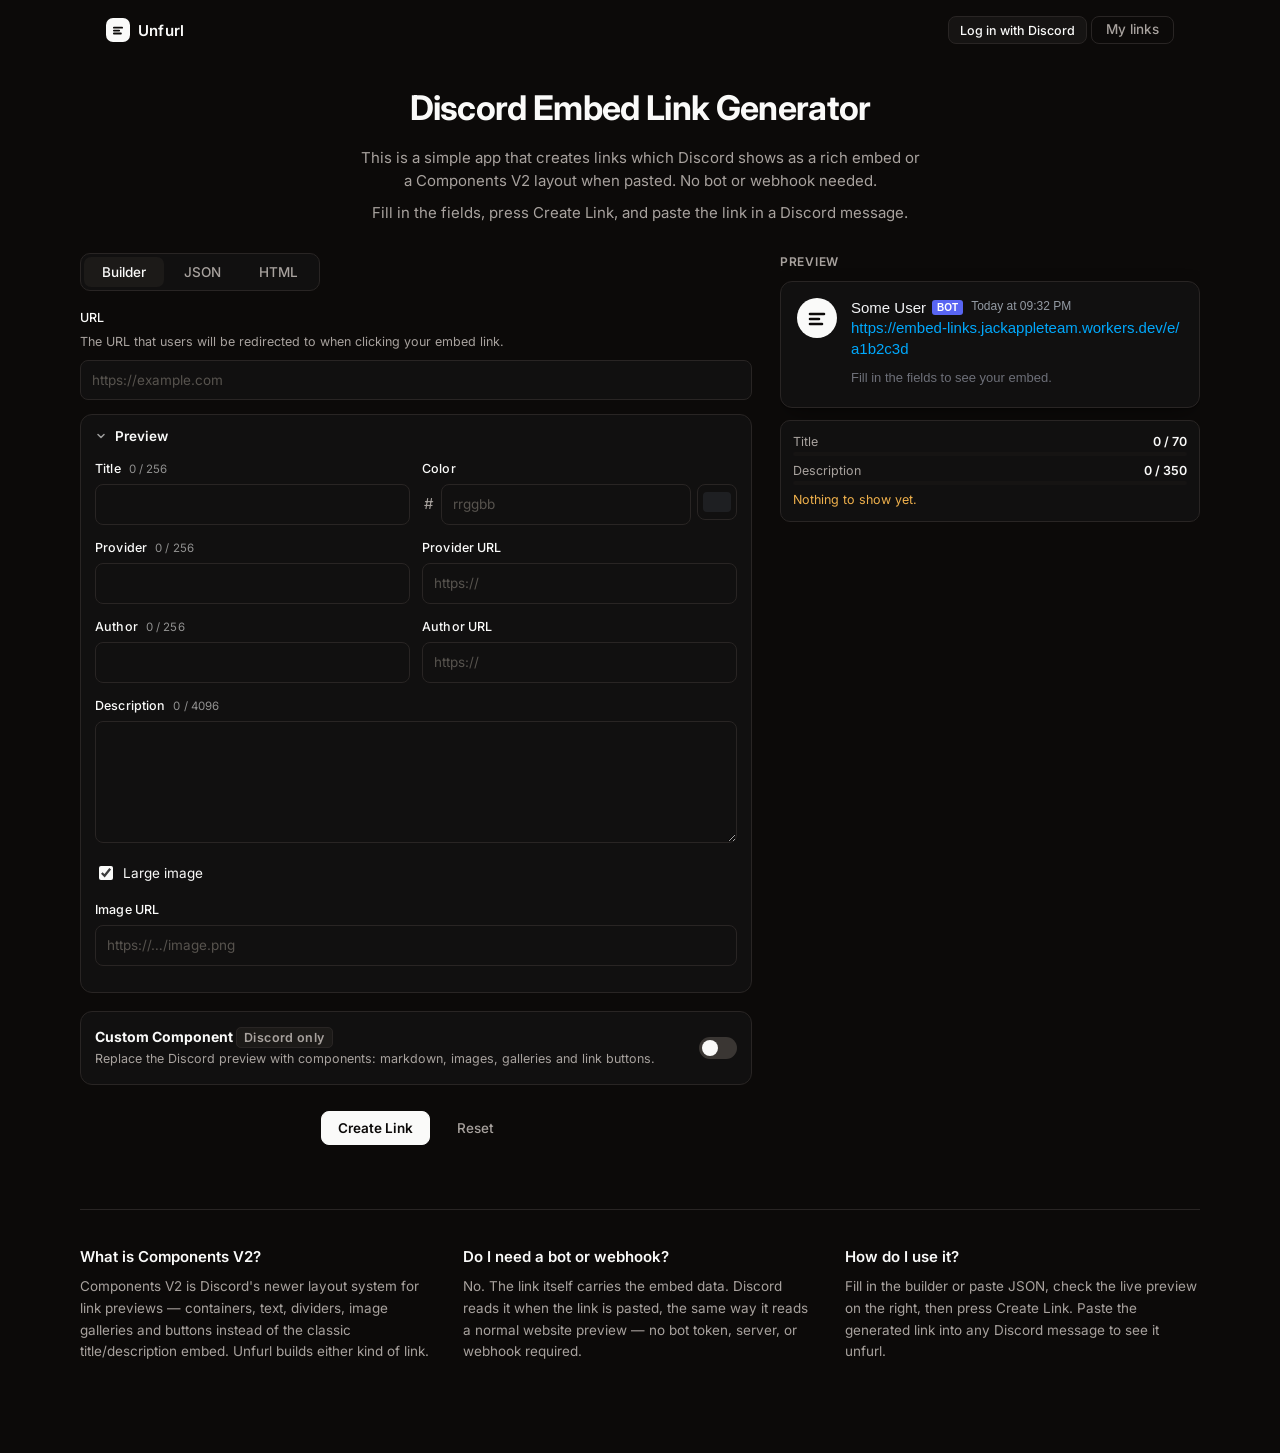
<file: index.html>
<!DOCTYPE html>
<html lang="en">
<head>
<meta charset="utf-8">
<meta name="viewport" content="width=device-width, initial-scale=1">
<title>Unfurl — Discord Embed Link Generator (Components V2)</title>
<meta name="description" content="Create links that Discord unfurls into rich embeds or Components V2 layouts. No bot, no webhook, no account — just a builder, a JSON editor, and a live preview.">
<meta name="keywords" content="discord embed generator, discord link preview, discord components v2, discord embed link, discord og tags, discord rich embed, unfurl link discord">
<meta name="author" content="Jack">
<meta name="robots" content="index, follow">
<link rel="canonical" href="https://jackappleteam.github.io/embed-links/">
<meta name="theme-color" content="#fafaf9">
<meta property="og:type" content="website">
<meta property="og:url" content="https://jackappleteam.github.io/embed-links/">
<meta property="og:title" content="Unfurl — Discord Embed Link Generator">
<meta property="og:description" content="Create links that Discord unfurls into rich embeds or Components V2 layouts. No bot, no webhook needed.">
<meta property="og:site_name" content="Unfurl">
<meta property="og:image" content="https://jackappleteam.github.io/embed-links/assets/banner.png">
<meta name="twitter:card" content="summary_large_image">
<meta name="twitter:title" content="Unfurl — Discord Embed Link Generator">
<meta name="twitter:description" content="Create links that Discord unfurls into rich embeds or Components V2 layouts. No bot, no webhook needed.">
<meta name="twitter:image" content="https://jackappleteam.github.io/embed-links/assets/banner.png">
<link rel="icon" href="data:image/svg+xml,%3Csvg xmlns='http://www.w3.org/2000/svg' viewBox='0 0 32 32'%3E%3Crect width='32' height='32' rx='8' fill='%23fafaf9'/%3E%3Cpath d='M9 12h14M9 17h9M9 22h12' stroke='%230c0a09' stroke-width='2.4' stroke-linecap='round'/%3E%3C/svg%3E">
<script type="application/ld+json">{"@context":"https://schema.org","@type":"WebSite","name":"Unfurl","alternateName":"Discord Embed Link Generator","url":"https://jackappleteam.github.io/embed-links/"}</script>
<script type="application/ld+json">{"@context":"https://schema.org","@type":"WebApplication","name":"Unfurl","alternateName":"Discord Embed Link Generator","url":"https://jackappleteam.github.io/embed-links/","description":"Create links that Discord unfurls into rich embeds or Components V2 layouts. No bot, no webhook needed.","applicationCategory":"DeveloperApplication","operatingSystem":"Any","offers":{"@type":"Offer","price":"0","priceCurrency":"USD"}}</script>
<script type="application/ld+json">{"@context":"https://schema.org","@type":"FAQPage","mainEntity":[{"@type":"Question","name":"What is Components V2?","acceptedAnswer":{"@type":"Answer","text":"Components V2 is Discord's newer layout system for link previews — containers, text, dividers, image galleries and buttons instead of the classic title/description embed. Unfurl builds either kind of link."}},{"@type":"Question","name":"Do I need a bot or webhook?","acceptedAnswer":{"@type":"Answer","text":"No. The link itself carries the embed data. Discord reads it when the link is pasted, the same way it reads a normal website preview — no bot token, server, or webhook required."}},{"@type":"Question","name":"How do I use it?","acceptedAnswer":{"@type":"Answer","text":"Fill in the builder or paste JSON, check the live preview on the right, then press Create Link. Paste the generated link into any Discord message to see it unfurl."}}]}</script>
<script id="discord:component-embed" type="application/json">{"component":{"type":17,"accent_color":16448249,"components":[{"type":10,"content":"-# Unfurl"},{"type":9,"components":[{"type":10,"content":"## [Discord Embed Link Generator](https://jackappleteam.github.io/embed-links/)"},{"type":10,"content":"Create links that Discord unfurls into rich embeds or Components V2 layouts. No bot, no webhook needed."}],"accessory":{"type":11,"media":{"url":"https://jackappleteam.github.io/embed-links/assets/icon.png"}}},{"type":14,"divider":true,"spacing":1},{"type":12,"items":[{"media":{"url":"https://jackappleteam.github.io/embed-links/assets/banner.png"}}]},{"type":14,"divider":true,"spacing":1},{"type":1,"components":[{"type":2,"style":5,"url":"https://jackappleteam.github.io/embed-links/","label":"Open the tool"},{"type":2,"style":5,"url":"https://github.com/Jackappleteam/embed-links","label":"GitHub"}]}]}}</script>
<link rel="preconnect" href="https://fonts.googleapis.com">
<link rel="preconnect" href="https://fonts.gstatic.com" crossorigin>
<link href="https://fonts.googleapis.com/css2?family=Inter:wght@400;500;600;700&display=swap" rel="stylesheet">
<link rel="stylesheet" href="css/styles.css">
</head>
<body>
<div class="shell">
  <nav class="rail" aria-label="Main">
    <div class="rail-logo"><span class="mark"><svg viewBox="0 0 24 24" fill="none" stroke="#0c0a09" stroke-width="3.2" stroke-linecap="round"><path d="M5 8h14M5 13h9M5 18h12"/></svg></span>Unfurl</div>
    <div class="rail-spacer-x"></div>
    <div id="railAuth"></div>
    <button class="rail-btn" data-label="My links" title="My links" aria-label="My links" id="railLinks"></button>
  </nav>

  <main class="page">
    <header class="head">
      <h1>Discord <em>Embed</em> Link Generator</h1>
      <p>This is a simple app that creates links which Discord shows as a rich embed or a Components V2 layout when pasted. No bot or webhook needed.</p>
      <p>Fill in the fields, press Create Link, and paste the link in a Discord message.</p>
    </header>

    <div class="cols">
      <section class="left">
        <div class="tabs" role="tablist">
          <button class="tab active" data-tab="builder" role="tab">Builder</button>
          <button class="tab" data-tab="json" role="tab">JSON</button>
          <button class="tab" data-tab="html" role="tab">HTML</button>
        </div>
        <div id="pane-builder" class="pane"></div>
        <div id="pane-json" class="pane" hidden></div>
        <div id="pane-html" class="pane" hidden></div>
        <div class="actions">
          <button class="btn primary" id="createBtn">Create Link</button>
          <button class="btn ghost" id="resetBtn">Reset</button>
        </div>
      </section>

      <aside class="right">
        <h2 class="side-title">Preview</h2>
        <div id="preview"></div>
        <div id="stats" class="stats"></div>
      </aside>
    </div>

    <section class="about">
      <div class="about-col">
        <h2>What is Components V2?</h2>
        <p>Components V2 is Discord's newer layout system for link previews — containers, text, dividers, image galleries and buttons instead of the classic title/description embed. Unfurl builds either kind of link.</p>
      </div>
      <div class="about-col">
        <h2>Do I need a bot or webhook?</h2>
        <p>No. The link itself carries the embed data. Discord reads it when the link is pasted, the same way it reads a normal website preview — no bot token, server, or webhook required.</p>
      </div>
      <div class="about-col">
        <h2>How do I use it?</h2>
        <p>Fill in the builder or paste JSON, check the live preview on the right, then press Create Link. Paste the generated link into any Discord message to see it unfurl.</p>
      </div>
    </section>
  </main>
</div>
<div id="modal-root"></div>
<div id="toasts"></div>
<noscript>
  <p style="max-width:560px;margin:40px auto;padding:0 20px;font:15px/1.6 sans-serif;color:#a8a29e">
    Unfurl is a free Discord embed link generator — create links that Discord unfurls into rich embeds or
    Components V2 layouts, no bot or webhook required. Enabling JavaScript is required to use the builder.
  </p>
</noscript>
<script type="module" src="js/app.js"></script>
</body>
</html>
</file>
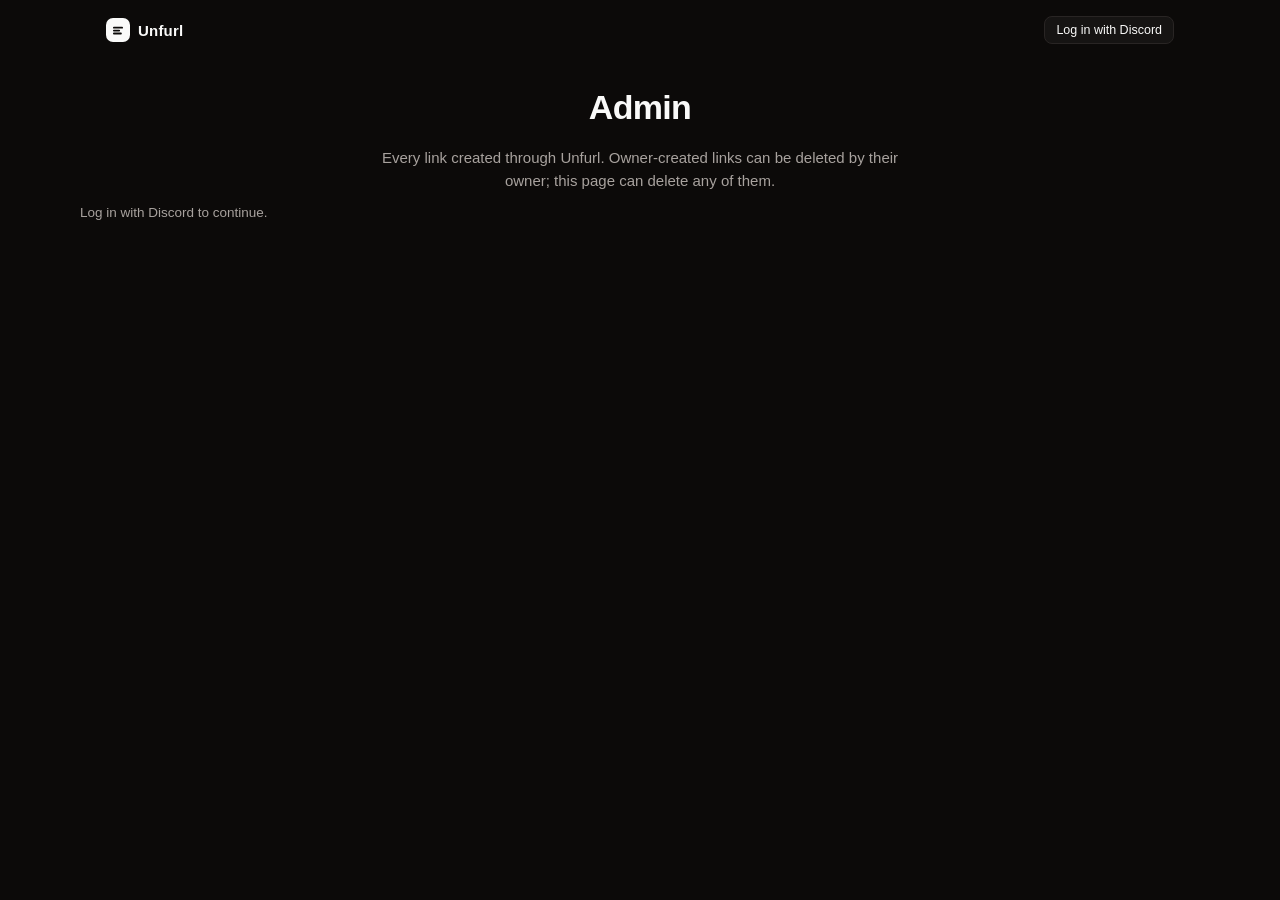
<file: admin.html>
<!DOCTYPE html>
<html lang="en">
<head>
<meta charset="utf-8">
<meta name="viewport" content="width=device-width, initial-scale=1">
<title>Admin — Unfurl</title>
<meta name="robots" content="noindex, nofollow">
<link rel="stylesheet" href="css/styles.css">
</head>
<body>
<div class="shell">
  <nav class="rail" aria-label="Main">
    <a class="rail-logo" href="./" style="text-decoration:none"><span class="mark"><svg viewBox="0 0 24 24" fill="none" stroke="#0c0a09" stroke-width="3.2" stroke-linecap="round"><path d="M5 8h14M5 13h9M5 18h12"/></svg></span>Unfurl</a>
    <div class="rail-spacer-x"></div>
    <div id="railAuth"></div>
  </nav>

  <main class="page">
    <header class="head">
      <h1>Admin</h1>
      <p>Every link created through Unfurl. Owner-created links can be deleted by their owner; this page can delete any of them.</p>
    </header>
    <section id="adminBody" class="about" style="display:block;border-top:none;margin-top:0;padding-top:0">
      <p class="note">Loading…</p>
    </section>
  </main>
</div>
<div id="modal-root"></div>
<div id="toasts"></div>
<script type="module" src="js/admin.js"></script>
</body>
</html>
</file>
<file: css/styles.css>
/* kite.onl-style: warm black/white, no accent color */
:root{
  --bg:#0c0a09; --surface:#111010; --surface-2:#161413; --raised:#1c1a18;
  --line:#292524; --line-soft:#1f1c1b;
  --text:#fafaf9; --muted:#a8a29e; --faint:#57534e;
  --accent:#fafaf9; --accent-text:#0c0a09;
  --link:#e7e5e4;
  --red:#f1555f; --green:#3ba55d; --amber:#f0b14c;
  --r-sm:8px; --r-md:10px; --r-lg:12px;
  --shadow:0 1px 2px rgba(0,0,0,.4), 0 8px 24px -8px rgba(0,0,0,.6);
  --font:Inter,-apple-system,BlinkMacSystemFont,"Segoe UI",Roboto,Helvetica,Arial,sans-serif;
  --mono:ui-monospace,"SF Mono","JetBrains Mono",Menlo,Consolas,monospace;
}
*{box-sizing:border-box}
html{background:var(--bg)}
body{margin:0;color:var(--text);font:15px/1.5 var(--font);text-align:center;-webkit-font-smoothing:antialiased}
a{color:var(--link);text-decoration:none}
a:hover{text-decoration:underline}
[hidden]{display:none!important}
button,input,select,textarea{font:inherit;color:inherit}
::selection{background:rgba(250,250,249,.18)}

.shell{display:block}
.rail{display:flex;align-items:center;gap:4px;flex-wrap:wrap;padding:16px 16px 0;max-width:1100px;margin:0 auto}
.rail-spacer{display:none}
.rail-spacer-x{flex:1}
.rail-logo{display:flex;align-items:center;gap:8px;font:600 15px/1 var(--font);color:var(--text);letter-spacing:.2px}
.rail-logo .mark{display:inline-flex;align-items:center;justify-content:center;width:24px;height:24px;border-radius:7px;background:var(--text)}
.rail-logo .mark svg{width:14px;height:14px}
.rail-btn{border:1px solid var(--line);border-radius:var(--r-sm);background:transparent;color:var(--muted);padding:6px 14px;cursor:pointer;font:13.5px/1 var(--font);font-weight:500;transition:background .12s,color .12s,border-color .12s}
.rail-btn::after{content:attr(data-label)}
.rail-btn svg{display:none}
.rail-btn:hover{background:var(--surface-2);color:var(--text);border-color:var(--text)}
.rail-btn.active{display:none}
.auth-chip{display:flex;align-items:center;gap:8px}
.auth-av{width:22px;height:22px;border-radius:999px;object-fit:cover;background:var(--surface-2)}
.auth-name{font:500 13px/1 var(--font);color:var(--text);max-width:120px;overflow:hidden;text-overflow:ellipsis;white-space:nowrap}

.page{max-width:1160px;margin:0 auto;padding:16px 20px 90px}
.head h1{font-size:34px;font-weight:700;letter-spacing:-.02em;margin:22px 0 14px}
.head h1 em{font-style:normal;color:var(--text)}
.head p{margin:0 auto 10px;max-width:560px;color:var(--muted)}
.cols{display:grid;grid-template-columns:minmax(0,1fr) 420px;gap:28px;align-items:start;margin-top:28px}
.right{position:sticky;top:20px;max-height:calc(100vh - 40px);overflow:auto;text-align:left}
.side-title{font-size:12px;font-weight:600;text-transform:uppercase;letter-spacing:.06em;color:var(--muted);margin:0 0 10px}
.about{display:grid;grid-template-columns:repeat(3,1fr);gap:28px;margin-top:56px;padding-top:36px;border-top:1px solid var(--line);text-align:left}
.about h2{font-size:15px;font-weight:600;color:var(--text);margin:0 0 8px}
.about p{font-size:13.5px;line-height:1.6;color:var(--muted);margin:0}
@media (max-width:760px){.about{grid-template-columns:1fr;gap:22px}}
.left{text-align:left}

.tabs{display:inline-flex;gap:2px;background:var(--surface);border:1px solid var(--line);border-radius:var(--r-md);padding:3px;margin-bottom:18px}
.tab{border:0;border-radius:7px;background:transparent;color:var(--muted);padding:7px 18px;cursor:pointer;font:13.5px var(--font);font-weight:500;transition:background .12s,color .12s}
.tab:hover{color:var(--text)}
.tab.active{background:var(--raised);color:var(--text)}

.field{margin-bottom:14px;min-width:0}
.lab{display:flex;gap:8px;align-items:baseline;font-size:12.5px;font-weight:500;color:var(--text);margin-bottom:6px;letter-spacing:.01em}
.lab i{font-style:normal;font-weight:400;opacity:.55;font-size:11.5px}
.hint{font-size:12.5px;color:var(--muted);margin:0 0 8px}
.in,.ta,.sel{width:100%;background:var(--surface);border:1px solid var(--line);border-radius:var(--r-sm);padding:9px 11px;outline:0;font-size:13.5px;color:var(--text);transition:border-color .12s,background .12s}
.in:focus,.ta:focus,.sel:focus{border-color:var(--faint);background:var(--surface-2)}
.in::placeholder,.ta::placeholder{color:var(--faint)}
.ta{resize:vertical;min-height:72px;font-family:var(--mono);line-height:1.5}
.sel{appearance:auto}
.row{display:grid;grid-template-columns:1fr 1fr;gap:12px}
.row3{display:grid;grid-template-columns:1fr 1fr 1fr;gap:10px}
.color-wrap{display:flex;gap:6px;align-items:stretch}
.color-wrap .hash{display:grid;place-items:center;color:var(--muted);padding:0 2px}
.swatch{width:40px;min-height:36px;padding:3px;border:1px solid var(--line);border-radius:var(--r-sm);background:var(--surface);cursor:pointer;flex:none}
.swatch::-webkit-color-swatch{border-radius:4px;border:0}

.panel{border:1px solid var(--line);border-radius:var(--r-lg);margin-bottom:18px;background:var(--surface);overflow:hidden}
.panel-h{padding:11px 14px;cursor:pointer;font-weight:600;font-size:13.5px;user-select:none;display:flex;align-items:center;gap:8px;color:var(--text)}
.panel-h svg{width:12px;height:12px;transition:transform .15s;opacity:.6}
.panel.closed .panel-h svg{transform:rotate(-90deg)}
.panel.closed .panel-b{display:none}
.panel-b{padding:2px 14px 12px}
.badge{font-size:10.5px;font-weight:600;letter-spacing:.03em;background:var(--raised);border:1px solid var(--line);color:var(--muted);border-radius:5px;padding:2px 7px}

.toggle{display:flex;align-items:center;gap:14px;padding:14px;border:1px solid var(--line);border-radius:var(--r-lg);margin-bottom:18px;background:var(--surface)}
.toggle .t{flex:1}.toggle b{display:block;font-size:14px}.toggle span{font-size:12.5px;color:var(--muted)}
.sw{position:relative;width:38px;height:22px;flex:none}
.sw input{opacity:0;position:absolute;inset:0;margin:0;cursor:pointer;z-index:1}
.sw i{position:absolute;inset:0;background:#3a3633;border-radius:12px;transition:.15s}
.sw i::after{content:"";position:absolute;left:3px;top:3px;width:16px;height:16px;border-radius:50%;background:var(--text);transition:.15s}
.sw input:checked+i{background:#57534e}.sw input:checked+i::after{left:19px;background:var(--text)}
.chk{display:inline-flex;align-items:center;gap:7px;cursor:pointer;font-size:13.5px;color:var(--text)}
.chk input{accent-color:var(--text);width:14px;height:14px}

.comp-tools{display:flex;flex-wrap:wrap;gap:6px;margin:4px 0 14px}
.card{border:1px solid var(--line);border-radius:var(--r-md);margin-bottom:12px;background:var(--surface-2);overflow:hidden}
.card-h{display:flex;align-items:center;gap:2px;padding:6px 6px 6px 12px;border-bottom:1px solid var(--line)}
.card-h .name{flex:1;font-weight:600;font-size:13px;color:var(--text)}
.card-b{padding:12px 12px 2px}
.sub{background:var(--surface);border:1px solid var(--line-soft);border-radius:var(--r-sm);padding:10px;margin-bottom:10px;display:grid;gap:4px}
.sub-h{display:flex;justify-content:space-between;align-items:center;font-size:11.5px;color:var(--muted);font-weight:600}

.btn{display:inline-flex;align-items:center;justify-content:center;gap:6px;border:1px solid var(--line);border-radius:var(--r-sm);padding:0 16px;height:34px;background:var(--surface-2);color:var(--text);cursor:pointer;font:13.5px var(--font);font-weight:500;white-space:nowrap;transition:background .12s,border-color .12s,transform .05s}
.btn:hover{background:var(--raised);border-color:#3a3633}
.btn:active{transform:translateY(1px)}
.btn:disabled{opacity:.45;cursor:default}
.btn.primary{background:var(--accent);border-color:var(--accent);color:var(--accent-text);font-weight:600}
.btn.primary:hover{background:#e7e5e4;border-color:#e7e5e4}
.btn.ghost{background:transparent;border-color:transparent;color:var(--muted)}
.btn.ghost:hover{background:var(--surface-2);color:var(--text)}
.btn.danger{background:rgba(241,85,95,.1);border-color:rgba(241,85,95,.28);color:var(--red)}
.btn.danger:hover{background:rgba(241,85,95,.18)}
.btn.sm{height:28px;padding:0 11px;font-size:12.5px}
.ib{width:26px;height:26px;border:0;border-radius:var(--r-sm);background:transparent;color:var(--muted);display:inline-grid;place-items:center;cursor:pointer;transition:background .12s,color .12s}
.ib:hover{background:var(--raised);color:var(--text)}
.ib:disabled{opacity:.25;cursor:default;background:transparent}
.ib svg{width:13px;height:13px}
.ib.del:hover{background:rgba(241,85,95,.15);color:var(--red)}

.actions{display:flex;gap:10px;justify-content:center;padding:8px 0}

.code-ta{font:13px/1.55 var(--mono);background:var(--surface);color:#e7e5e4;width:100%;min-height:420px;border:1px solid var(--line);border-radius:var(--r-md);padding:12px;outline:0;resize:vertical;white-space:pre;tab-size:2;text-align:left}
.code-ta:focus{border-color:var(--faint)}
.err{color:var(--red);font-size:12.5px;margin:10px 0;font-weight:500}
.ok{color:var(--green);font-size:12.5px;margin:10px 0;font-weight:500}
.pane-tools{display:flex;gap:6px;margin-top:12px;flex-wrap:wrap;justify-content:center}

.stats{margin-top:12px;font-size:12.5px;display:grid;gap:6px;text-align:left;border:1px solid var(--line);border-radius:var(--r-md);padding:12px;background:var(--surface)}
.stats:empty{display:none;border:0;padding:0}
.stat{display:flex;justify-content:space-between;color:var(--muted)}
.stat b{color:var(--text);font-weight:600}
.stat.bad b{color:var(--red)}.stat.warn b{color:var(--amber)}
.bar{height:4px;background:var(--surface-2);border-radius:3px;overflow:hidden}.bar i{display:block;height:100%;background:var(--text)}.bar.bad i{background:var(--red)}
.warns div{color:var(--amber)}.warns div.bad{color:var(--red)}

.overlay{position:fixed;inset:0;background:rgba(5,4,3,.7);backdrop-filter:blur(2px);display:grid;place-items:center;z-index:50;padding:16px}
.modal{background:var(--surface);width:min(520px,100%);max-height:90vh;overflow:auto;border-radius:var(--r-lg);text-align:left;border:1px solid var(--line);box-shadow:var(--shadow)}
.modal-h{display:flex;align-items:center;justify-content:space-between;padding:16px 18px 6px}
.modal-h h2{margin:0;font-size:18px;font-weight:700}
.modal-b{padding:6px 18px 14px}
.modal-f{display:flex;gap:8px;justify-content:flex-end;padding:12px 18px;background:var(--surface-2);border-top:1px solid var(--line);flex-wrap:wrap}
.note{font-size:12.5px;color:var(--muted);margin:4px 0 14px}
.note code,.hint code{font-family:var(--mono);background:var(--surface-2);padding:1px 5px;border-radius:4px;color:var(--text)}
.note a{color:var(--link);text-decoration:underline}
.seg{display:flex;gap:4px;margin-bottom:14px;background:var(--surface-2);border-radius:var(--r-sm);padding:3px}
.seg button{flex:1;border:0;border-radius:6px;background:transparent;color:var(--muted);height:30px;cursor:pointer;font-weight:500;font-size:13px;transition:background .12s,color .12s}
.seg button.on{background:var(--raised);color:var(--text)}
.copy-row{display:flex;gap:8px}.copy-row .in{font-family:var(--mono)}
.invis-copy{margin-top:10px}
.status{display:flex;align-items:center;gap:9px;margin:14px 0 4px;font-size:13.5px;color:var(--muted)}
.dot{width:8px;height:8px;border-radius:50%;background:var(--amber);flex:none}.dot.on{background:var(--green)}.dot.spin{animation:pulse 1s infinite}
@keyframes pulse{50%{opacity:.3}}
.links-list{display:grid;gap:8px}
.link-item{background:var(--surface-2);border:1px solid var(--line);border-radius:var(--r-md);padding:10px 12px;display:grid;gap:6px}
.link-item .t{font-weight:600;white-space:nowrap;overflow:hidden;text-overflow:ellipsis;color:var(--text)}
.link-item .u{font:12px var(--mono);color:var(--muted);word-break:break-all}
.link-item .b{display:flex;gap:6px;flex-wrap:wrap}
#toasts{position:fixed;right:16px;bottom:16px;display:grid;gap:8px;z-index:80}
.toast{background:var(--raised);border:1px solid var(--line);border-left:3px solid var(--text);padding:10px 14px;border-radius:var(--r-sm);max-width:320px;text-align:left;font-size:13.5px;box-shadow:var(--shadow)}
.toast.bad{border-left-color:var(--red)}.toast.good{border-left-color:var(--green)}

/* ===== Discord preview ===== */
.dc{border:1px solid var(--line);background:var(--surface);border-radius:var(--r-lg);padding:16px 16px 20px;box-shadow:var(--shadow);font-family:"gg sans","Noto Sans","Helvetica Neue",Helvetica,Arial,sans-serif;font-size:15px;line-height:1.375;color:#dbdee1}
.dc-msg{display:flex;gap:14px}
.dc-av{width:40px;height:40px;border-radius:50%;flex:none;background:#fafaf9;display:grid;place-items:center}
.dc-av svg{width:24px;height:24px}
.dc-main{min-width:0;flex:1}
.dc-meta{display:flex;align-items:center;gap:6px;line-height:1.3}
.dc-name{font-weight:500;color:#f2f3f5}
.dc-bot{font-size:10px;font-weight:600;background:#5865f2;color:#fff;border-radius:3px;padding:0 5px;line-height:15px;height:15px}
.dc-time{font-size:12px;color:#949ba4;margin-left:2px}
.dc-link{color:#00a8fc;display:inline-block;word-break:break-all;margin:1px 0 4px}
.dc-embed{position:relative;max-width:432px;background:#2b2d31;border:1px solid #232428;border-left:4px solid #1e1f22;border-radius:4px;padding:8px 16px 16px 12px;display:grid;gap:4px;margin-top:2px}
.dc-embed .prov{font-size:12px;color:#b5bac1}
.dc-embed .auth{font-size:14px;font-weight:600;color:#f2f3f5}
.dc-embed .ttl{font-size:16px;font-weight:600;color:#00a8fc;overflow-wrap:anywhere}
.dc-embed .ttl:hover{text-decoration:underline}
.dc-embed .dsc{font-size:14px;color:#dbdee1;white-space:pre-wrap;overflow-wrap:anywhere}
.dc-embed .big{margin-top:8px;max-width:100%;border-radius:4px;display:block;max-height:300px;object-fit:cover}
.dc-embed.has-thumb{grid-template-columns:1fr 80px;column-gap:16px}
.dc-embed.has-thumb>*{grid-column:1}
.dc-embed .thumb{grid-column:2;grid-row:1/span 4;width:80px;height:80px;border-radius:4px;object-fit:cover}
.dc-cont{position:relative;max-width:520px;background:#2b2d31;border:1px solid #3f4147;border-radius:8px;padding:16px 16px 16px 20px;display:grid;gap:8px;overflow:hidden;margin-top:2px}
.dc-cont::before{content:"";position:absolute;left:0;top:0;bottom:0;width:4px;background:var(--acc,#1e1f22)}
.dc-cont.spoil{filter:blur(8px)}
.dc-text{font-size:14px;overflow-wrap:anywhere}
.dc-text .md-h1{font-size:24px;font-weight:700;line-height:1.2;margin:2px 0 4px;color:#f2f3f5}
.dc-text .md-h2{font-size:20px;font-weight:700;line-height:1.2;margin:2px 0 4px;color:#f2f3f5}
.dc-text .md-h3{font-size:16px;font-weight:700;line-height:1.2;margin:2px 0 2px;color:#f2f3f5}
.dc-text .md-sub{font-size:12px;color:#949ba4}
.dc-text .md-quote{border-left:4px solid #4e5058;padding-left:10px}
.dc-text .md-gap{height:8px}
.dc-text .md-ul{margin:2px 0;padding-left:22px}
.dc-text code{background:#1e1f22;border-radius:4px;padding:1px 5px;font:13px ui-monospace,Menlo,Consolas,monospace}
.dc-text .md-pre{background:#1e1f22;border:1px solid #3f4147;border-radius:4px;padding:8px;font:13px ui-monospace,Menlo,Consolas,monospace;white-space:pre-wrap;margin:4px 0}
.dc-text .spoiler{background:#1e1f22;color:transparent;border-radius:3px;cursor:pointer}
.dc-text .spoiler:hover{color:inherit;background:#3f4147}
.dc-sep{height:0;margin:4px 0}.dc-sep.lg{margin:10px 0}
.dc-sep.div{border-top:1px solid #4e5058;height:0}
.dc-sec{display:flex;gap:16px;align-items:center;justify-content:space-between}
.dc-sec .txt{min-width:0;flex:1;display:grid;gap:2px}
.dc-sec .acc-th{width:85px;height:85px;border-radius:8px;object-fit:cover;flex:none}
.dc-gal{display:grid;gap:4px;border-radius:8px;overflow:hidden;max-height:420px}
.dc-gal img{width:100%;height:100%;object-fit:cover;display:block;min-height:0;background:#1e1f22}
.dc-gal.n1{grid-template-columns:1fr}.dc-gal.n1 img{max-height:360px}
.dc-gal.n2{grid-template-columns:1fr 1fr;height:210px}
.dc-gal.n3{grid-template-columns:1.4fr 1fr;grid-template-rows:1fr 1fr;height:240px}.dc-gal.n3 img:first-child{grid-row:1/span 2}
.dc-gal.n4{grid-template-columns:1fr 1fr;grid-template-rows:1fr 1fr;height:240px}
.dc-gal.nm{grid-template-columns:repeat(6,1fr);grid-auto-rows:110px}.dc-gal.nm img:nth-child(-n+2){grid-column:span 3}.dc-gal.nm img:nth-child(n+3){grid-column:span 2}
.dc-row{display:flex;flex-wrap:wrap;gap:8px}
.dc-btn{display:inline-flex;align-items:center;gap:6px;background:#4e5058;color:#fff;border-radius:8px;padding:0 14px;height:32px;font-size:14px;font-weight:500;white-space:nowrap}
.dc-btn:hover{background:#6d6f78;text-decoration:none}
.dc-btn svg{width:16px;height:16px;opacity:.9}
.dc-empty{color:#6d6f78;font-size:13px;margin-top:6px}
.dc-time-hide{display:none}

@media (max-width:1020px){.cols{grid-template-columns:1fr;gap:18px}.right{order:-1;top:0;z-index:5;background:var(--bg);padding:8px 0;max-height:46vh;border-bottom:1px solid var(--line)}}
@media (max-width:560px){.row,.row3{grid-template-columns:1fr}.right{max-height:40vh}}
.dc{text-align:left}
.dc a.dc-btn,.dc a.dc-btn:hover{text-decoration:none;color:#fff}
.dc-link{text-decoration:none}.dc-link:hover{text-decoration:underline}
.admin-table{width:100%;border-collapse:collapse;font-size:13.5px}
.admin-table th,.admin-table td{text-align:left;padding:9px 10px;border-bottom:1px solid var(--line)}
.admin-table th{color:var(--muted);font-weight:600;font-size:12px;text-transform:uppercase;letter-spacing:.3px}
.admin-table a{color:var(--link)}
</file>
